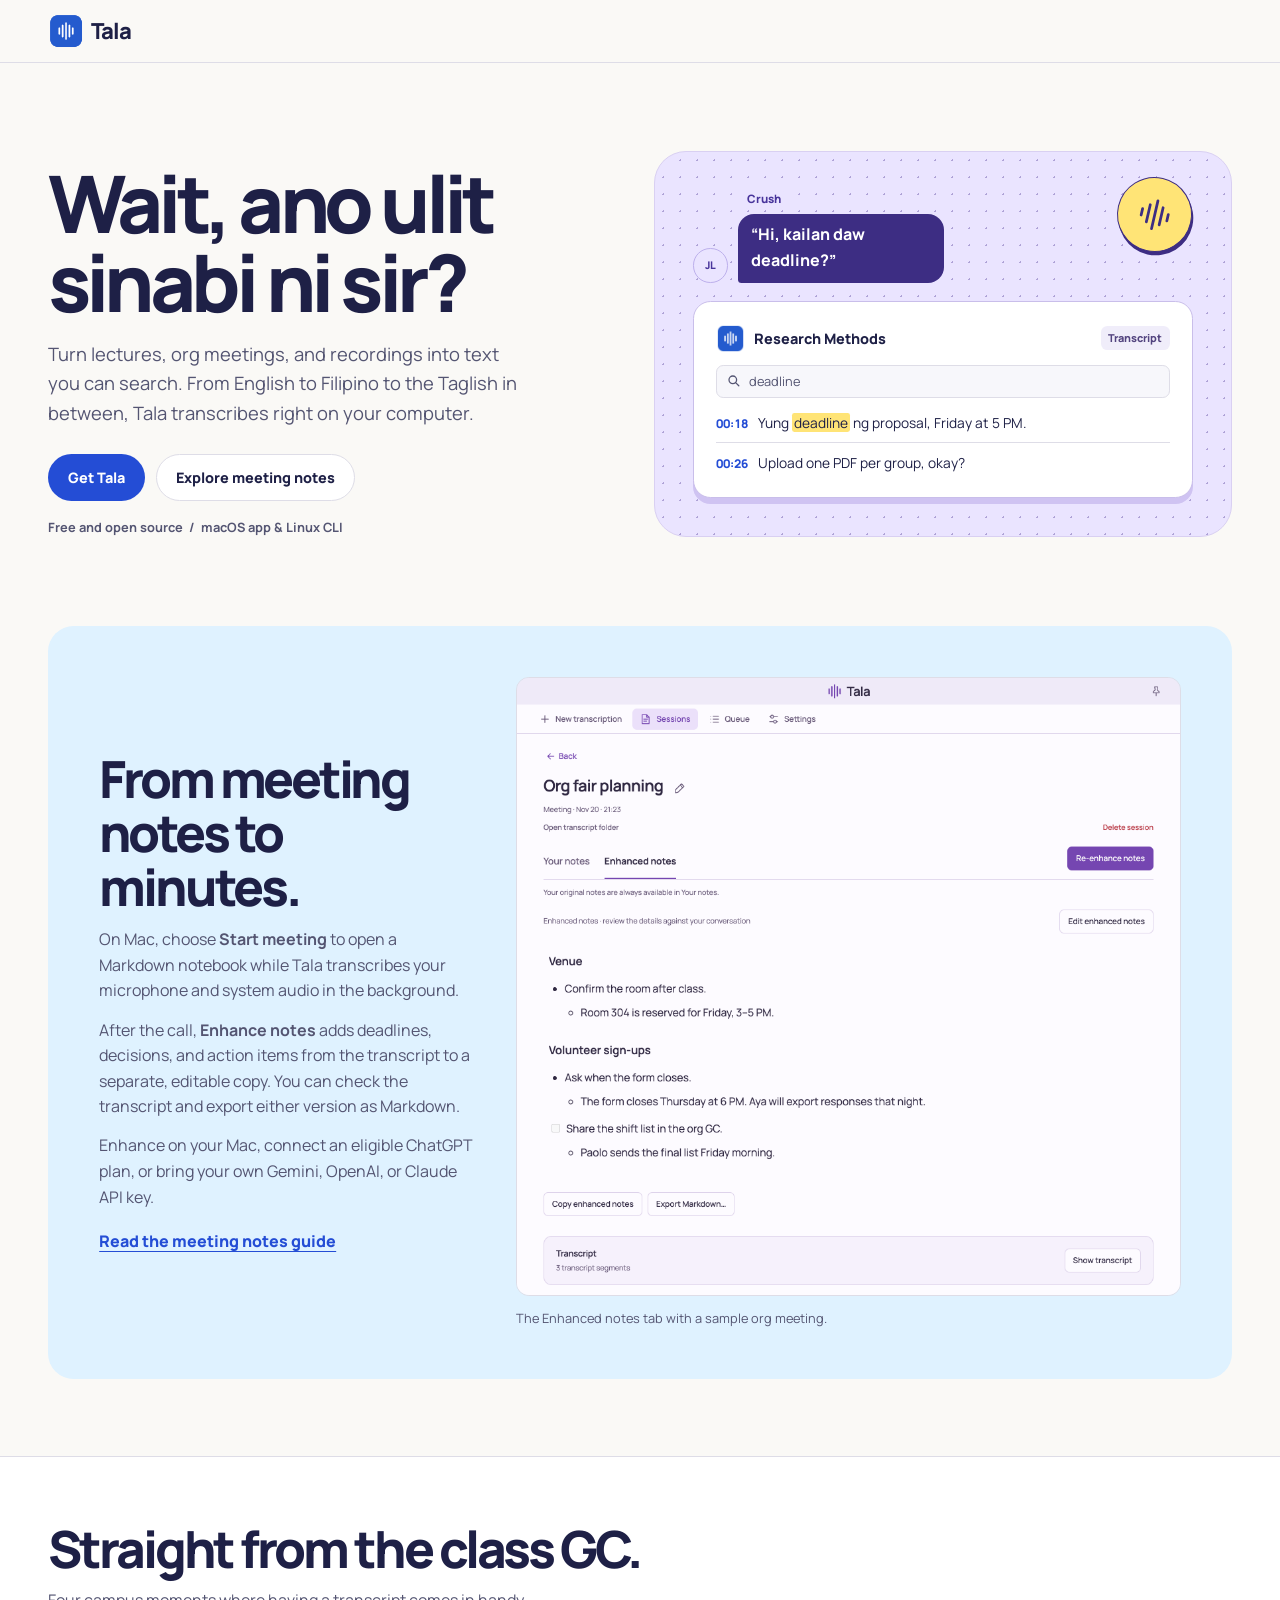
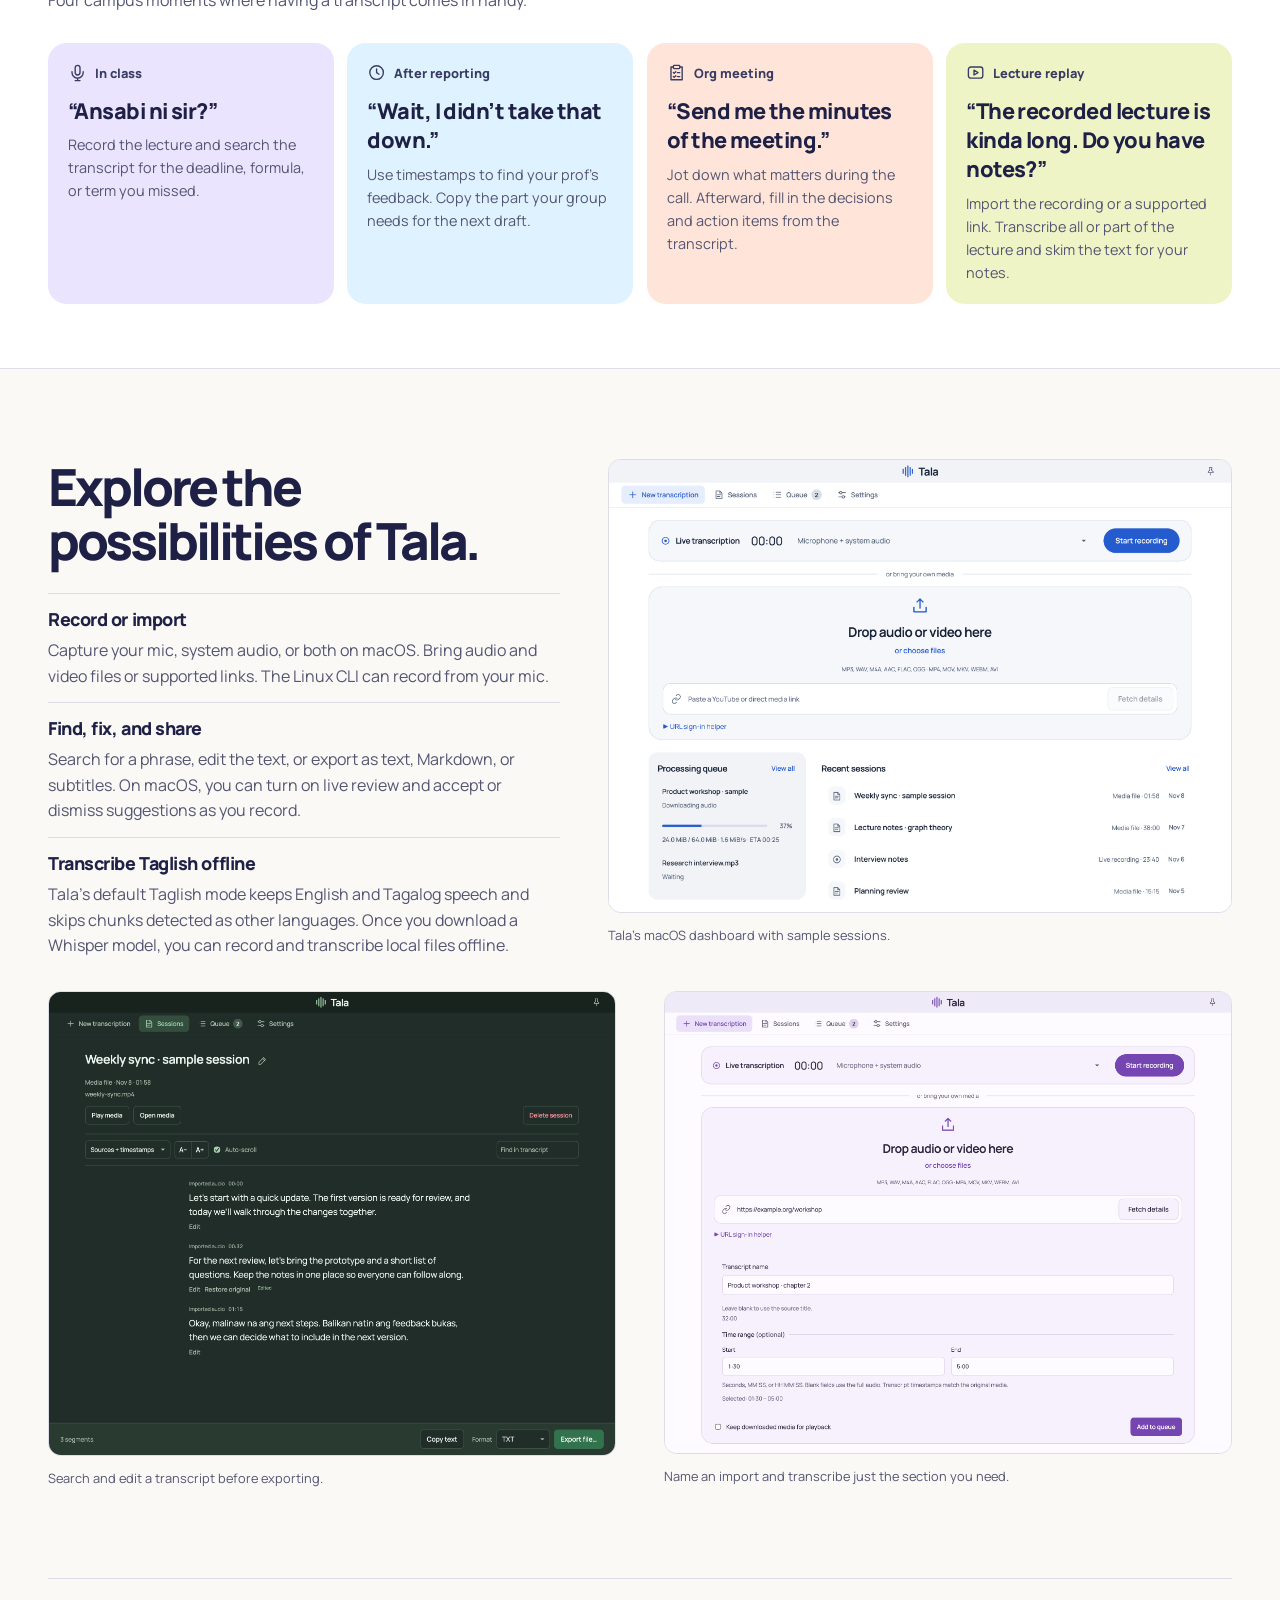
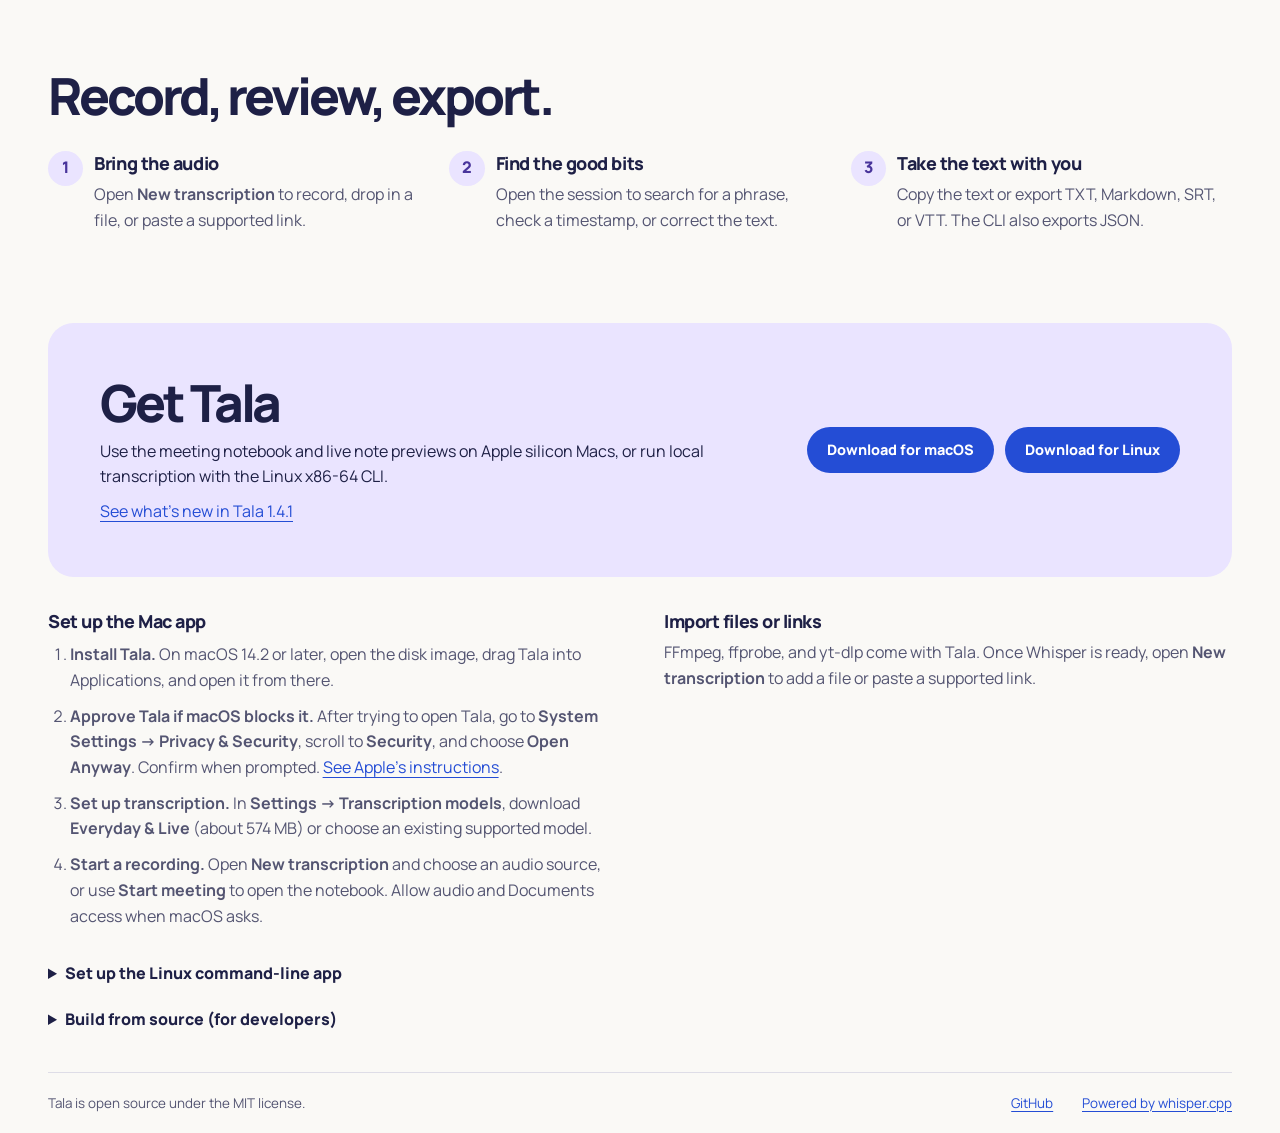
<file: docs/index.html>
<!doctype html>
<html lang="en">
<head>
  <meta charset="utf-8">
  <meta name="viewport" content="width=device-width, initial-scale=1">
  <meta name="description" content="Transcribe lectures and recordings locally in English, Filipino, or Taglish. Take meeting notes on your Mac and turn them into an editable recap with Tala.">
  <meta name="theme-color" content="#faf9f6">
  <title>Tala | For every “ansabi ni sir?”</title>
  <link rel="icon" href="assets/tala-icon.png" type="image/png">
  <link rel="stylesheet" href="assets/product.css">
</head>
<body>
  <header class="site-header">
    <div class="wrap header-inner">
      <a class="wordmark" href="#top">
        <img src="assets/tala-icon.png" alt="" width="36" height="36"> Tala
      </a>
    </div>
  </header>

  <main id="top">
    <section class="wrap introduction" aria-labelledby="title">
      <div class="intro-copy">
        <h1 id="title" lang="fil">Wait, ano ulit <span>sinabi ni sir?</span></h1>
        <p class="intro-description">Turn lectures, org meetings, and recordings into text you can search. From English to Filipino to the Taglish in between, Tala transcribes right on your computer.</p>
        <div class="actions">
          <a class="button primary" href="#installation">Get Tala</a>
          <a class="button secondary" href="#meeting-notes">Explore meeting notes</a>
        </div>
        <p class="platform">Free and open source <span aria-hidden="true">/</span> macOS app &amp; Linux CLI</p>
      </div>

      <figure class="class-preview">
        <div class="chat">
          <div class="chat-avatar" aria-hidden="true">JL</div>
          <div>
            <p class="chat-label">Crush</p>
            <p class="chat-bubble" lang="fil">“Hi, kailan daw deadline?”</p>
          </div>
        </div>
        <div class="wave-sticker" aria-hidden="true">
          <svg viewBox="0 0 36 36" fill="none"><path d="M6 15v6m6-11v16m6-21v26m6-21v16m6-11v6" stroke="currentColor" stroke-width="2.5" stroke-linecap="round"/></svg>
        </div>
        <div class="transcript">
          <div class="transcript-header">
            <img src="assets/tala-icon.png" alt="" width="29" height="29">
            <p>Research Methods</p>
            <span class="file-label">Transcript</span>
          </div>
          <p class="search-sample">
            <svg aria-hidden="true" viewBox="0 0 20 20" fill="none"><circle cx="8.5" cy="8.5" r="4.75" stroke="currentColor" stroke-width="1.6"/><path d="m12 12 4 4" stroke="currentColor" stroke-width="1.6" stroke-linecap="round"/></svg>
            deadline
          </p>
          <div class="transcript-line">
            <time datetime="PT18S">00:18</time>
            <p lang="fil">Yung <mark>deadline</mark> ng proposal, Friday at 5 PM.</p>
          </div>
          <div class="transcript-line">
            <time datetime="PT26S">00:26</time>
            <p>Upload one PDF per group, okay?</p>
          </div>
        </div>
      </figure>
    </section>

    <section class="wrap meeting-feature" id="meeting-notes" aria-labelledby="meeting-title">
      <div class="meeting-copy">
        <h2 id="meeting-title">From meeting notes to minutes.</h2>
        <p>On Mac, choose <strong>Start meeting</strong> to open a Markdown notebook while Tala transcribes your microphone and system audio in the background.</p>
        <p>After the call, <strong>Enhance notes</strong> adds deadlines, decisions, and action items from the transcript to a separate, editable copy. You can check the transcript and export either version as Markdown.</p>
        <p>Enhance on your Mac, connect an eligible ChatGPT plan, or bring your own Gemini, OpenAI, or Claude API key.</p>
        <a class="meeting-guide" href="https://github.com/Ajtn05/Tala/blob/main/docs/meetings.md">Read the meeting notes guide</a>
      </div>
      <figure class="product-shot">
        <a href="screenshots/meeting-enhanced.png">
          <img src="screenshots/meeting-enhanced.png" width="2000" height="1860" alt="Tala’s Enhanced notes tab with an editable recap, decisions, and a task checklist" loading="lazy">
        </a>
        <figcaption>The Enhanced notes tab with a sample org meeting.</figcaption>
      </figure>
    </section>

    <section class="campus-section" id="use-cases" aria-labelledby="uses-title">
      <div class="wrap section">
        <h2 id="uses-title">Straight from the class GC.</h2>
        <p class="lede">Four campus moments where having a transcript comes in handy.</p>
        <div class="campus-grid">
          <article class="campus-card lecture-card">
            <div class="card-context">
              <svg aria-hidden="true" viewBox="0 0 24 24" fill="none" stroke="currentColor" stroke-width="1.7" stroke-linecap="round" stroke-linejoin="round"><rect x="9" y="3" width="6" height="12" rx="3"/><path d="M5 11v1a7 7 0 0 0 14 0v-1m-7 8v3m-3 0h6"/></svg>
              In class
            </div>
            <h3 lang="fil">“Ansabi ni sir?”</h3>
            <p>Record the lecture and search the transcript for the deadline, formula, or term you missed.</p>
          </article>

          <article class="campus-card reporting-card">
            <div class="card-context">
              <svg aria-hidden="true" viewBox="0 0 24 24" fill="none" stroke="currentColor" stroke-width="1.7" stroke-linecap="round" stroke-linejoin="round"><circle cx="12" cy="12" r="8.5"/><path d="M12 7.5V12l3 2"/></svg>
              After reporting
            </div>
            <h3>“Wait, I didn’t take that down.”</h3>
            <p>Use timestamps to find your prof’s feedback. Copy the part your group needs for the next draft.</p>
          </article>

          <article class="campus-card org-card">
            <div class="card-context">
              <svg aria-hidden="true" viewBox="0 0 24 24" fill="none" stroke="currentColor" stroke-width="1.7" stroke-linecap="round" stroke-linejoin="round"><path d="M8 5H5v16h14V5h-3"/><rect x="8" y="3" width="8" height="4" rx="1"/><path d="m8 12 1 1 2-2m2 1h3m-8 5 1 1 2-2m2 1h3"/></svg>
              Org meeting
            </div>
            <h3>“Send me the minutes of the meeting.”</h3>
            <p>Jot down what matters during the call. Afterward, fill in the decisions and action items from the transcript.</p>
          </article>

          <article class="campus-card replay-card">
            <div class="card-context">
              <svg aria-hidden="true" viewBox="0 0 24 24" fill="none" stroke="currentColor" stroke-width="1.7" stroke-linecap="round" stroke-linejoin="round"><rect x="3" y="5" width="18" height="14" rx="3"/><path d="m10 9 5 3-5 3z"/></svg>
              Lecture replay
            </div>
            <h3>“The recorded lecture is kinda long. Do you have notes?”</h3>
            <p>Import the recording or a supported link. Transcribe all or part of the lecture and skim the text for your notes.</p>
          </article>
        </div>
      </div>
    </section>

    <section class="wrap section features" id="features" aria-labelledby="features-title">
      <div class="feature-overview">
        <div>
          <h2 id="features-title">Explore the possibilities of Tala.</h2>
          <div class="feature-list">
            <article>
              <h3>Record or import</h3>
              <p>Capture your mic, system audio, or both on macOS. Bring audio and video files or supported links. The Linux CLI can record from your mic.</p>
            </article>
            <article>
              <h3>Find, fix, and share</h3>
              <p>Search for a phrase, edit the text, or export as text, Markdown, or subtitles. On macOS, you can turn on live review and accept or dismiss suggestions as you record.</p>
            </article>
            <article>
              <h3>Transcribe Taglish offline</h3>
              <p>Tala’s default Taglish mode keeps English and Tagalog speech and skips chunks detected as other languages. Once you download a Whisper model, you can record and transcribe local files offline.</p>
            </article>
          </div>
        </div>
        <figure class="product-shot">
          <a href="screenshots/home.png">
            <img src="screenshots/home.png" width="2200" height="1600" alt="Tala’s macOS dashboard with live recording, file and link imports, and recent sessions" loading="lazy">
          </a>
          <figcaption>Tala’s macOS dashboard with sample sessions.</figcaption>
        </figure>
      </div>
      <div class="gallery">
        <figure class="product-shot">
          <a href="screenshots/transcript.png">
            <img src="screenshots/transcript.png" width="2200" height="1800" alt="Tala’s transcript editor with timestamps, corrections, and export controls" loading="lazy">
          </a>
          <figcaption>Search and edit a transcript before exporting.</figcaption>
        </figure>
        <figure class="product-shot">
          <a href="screenshots/import.png">
            <img src="screenshots/import.png" width="2200" height="1794" alt="Tala’s link import form with an editable transcript name and start and end timestamps" loading="lazy">
          </a>
          <figcaption>Name an import and transcribe just the section you need.</figcaption>
        </figure>
      </div>
    </section>

    <section class="wrap section workflow" id="how-it-works" aria-labelledby="flow-title">
      <h2 id="flow-title">Record, review, export.</h2>
      <ol class="steps">
        <li>
          <h3>Bring the audio</h3>
          <p>Open <strong>New transcription</strong> to record, drop in a file, or paste a supported link.</p>
        </li>
        <li>
          <h3>Find the good bits</h3>
          <p>Open the session to search for a phrase, check a timestamp, or correct the text.</p>
        </li>
        <li>
          <h3>Take the text with you</h3>
          <p>Copy the text or export TXT, Markdown, SRT, or VTT. The CLI also exports JSON.</p>
        </li>
      </ol>
    </section>

    <section class="wrap installation" id="installation" aria-labelledby="install-title">
      <div class="download-panel">
        <div class="download-copy">
          <h2 id="install-title">Get Tala</h2>
          <p>Use the meeting notebook and live note previews on Apple silicon Macs, or run local transcription with the Linux x86-64 CLI.</p>
          <p><a href="https://github.com/Ajtn05/Tala/releases/tag/v1.4.1">See what’s new in Tala 1.4.1</a></p>
        </div>
        <div class="download-actions">
          <a class="button primary" href="https://github.com/Ajtn05/Tala/releases/latest/download/Tala.dmg">Download for macOS</a>
          <a class="button primary" href="https://github.com/Ajtn05/Tala/releases/latest/download/tala-linux-x86_64.tar.gz">Download for Linux</a>
        </div>
      </div>
      <div class="setup-grid install-guide">
        <article>
          <h3>Set up the Mac app</h3>
          <ol class="setup-steps">
            <li><strong>Install Tala.</strong> On macOS 14.2 or later, open the disk image, drag Tala into Applications, and open it from there.</li>
            <li><strong>Approve Tala if macOS blocks it.</strong> After trying to open Tala, go to <strong>System Settings → Privacy &amp; Security</strong>, scroll to <strong>Security</strong>, and choose <strong>Open Anyway</strong>. Confirm when prompted. <a href="https://support.apple.com/en-ph/102445">See Apple’s instructions</a>.</li>
            <li><strong>Set up transcription.</strong> In <strong>Settings → Transcription models</strong>, download <strong>Everyday &amp; Live</strong> (about 574 MB) or choose an existing supported model.</li>
            <li><strong>Start a recording.</strong> Open <strong>New transcription</strong> and choose an audio source, or use <strong>Start meeting</strong> to open the notebook. Allow audio and Documents access when macOS asks.</li>
          </ol>
        </article>
        <article>
          <h3>Import files or links</h3>
          <p>FFmpeg, ffprobe, and yt-dlp come with Tala. Once Whisper is ready, open <strong>New transcription</strong> to add a file or paste a supported link.</p>
        </article>
      </div>
      <details class="setup">
        <summary>Set up the Linux command-line app</summary>
        <p class="lede">Extract the archive, open a terminal in the extracted folder, and run this command to download the default Whisper model (about 574 MB).</p>
        <pre><code>./tala --ensure-model</code></pre>
        <p>Run <code>./tala --help</code> for recording and import options. Keep the extracted <code>tala-tools</code> folder next to the executable.</p>
      </details>
      <details class="setup">
        <summary>Build from source (for developers)</summary>
        <p class="lede">To compile Tala yourself, install Go 1.25 or later, CMake, pkg-config, and a native compiler toolchain. Run the commands from the Tala source checkout.</p>
        <div class="setup-grid">
          <article>
            <h3>Build the macOS app</h3>
            <pre><code>make setup
make bundle
open dist/Tala.app</code></pre>
          </article>
          <article>
            <h3>Build the Linux CLI</h3>
            <p>On Debian or Ubuntu, install <code>libasound2-dev</code> before building.</p>
            <pre><code>make setup
make build</code></pre>
          </article>
        </div>
      </details>
    </section>
  </main>

  <footer class="wrap site-footer">
    <span>Tala is open source under the MIT license.</span>
    <div>
      <a href="https://github.com/Ajtn05/Tala">GitHub</a>
      <a href="https://github.com/ggml-org/whisper.cpp">Powered by whisper.cpp</a>
    </div>
  </footer>
</body>
</html>
</file>
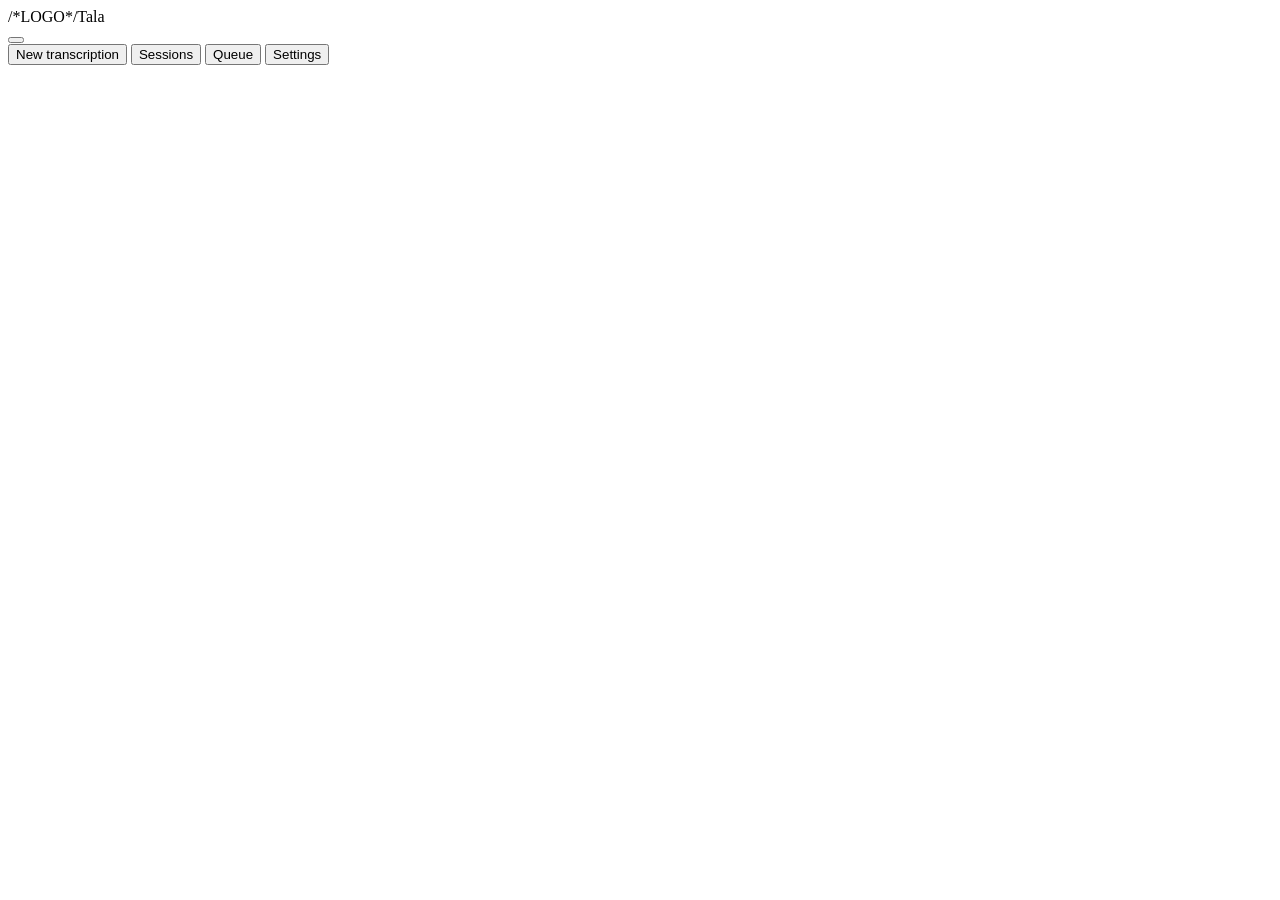
<file: internal/dashboard/assets/index.html>
<!doctype html>
<html lang="en">
  <head>
    <meta charset="utf-8" />
    <meta name="viewport" content="width=device-width,initial-scale=1" />
    <meta
      http-equiv="Content-Security-Policy"
      content="default-src 'none'; script-src 'unsafe-inline'; style-src 'unsafe-inline'; img-src data:; font-src data:; connect-src 'none'"
    />
    <title>Tala</title>
    <style>
      /*STYLE*/
    </style>
  </head>
  <body>
    <div id="app">
      <main>
        <header class="app-header">
          <div class="brand"><span class="mark">/*LOGO*/</span>Tala</div>
          <div class="header-actions">
            <button
              id="pin"
              class="pin-button"
              title="Always on top"
              aria-label="Always on top"
              aria-pressed="false"
            >
              <span class="nav-icon" data-icon="pin" aria-hidden="true"></span>
            </button>
          </div>
        </header>
        <div class="workspace-bar">
          <nav aria-label="Workspace">
            <button data-nav="new" title="New transcription (⌘N)">
              <span class="nav-icon" data-icon="plus" aria-hidden="true"></span>New transcription
            </button>
            <button data-nav="history">
              <span class="nav-icon" data-icon="file" aria-hidden="true"></span>Sessions
            </button>
            <button data-nav="queue">
              <span class="nav-icon" data-icon="queue" aria-hidden="true"></span>Queue<span id="queue-count" class="count"></span>
            </button>
            <button data-nav="settings">
              <span class="nav-icon" data-icon="settings" aria-hidden="true"></span>Settings
            </button>
          </nav>
          <button id="active-recording" hidden><span class="dot"></span>Recording<span class="recording-link"> · View transcript</span></button>
          <span id="activity" role="status"></span>
        </div>
        <div id="content" tabindex="-1"></div>
        <footer id="session-tools" hidden></footer>
      </main>
    </div>
    <div id="toast" role="status" aria-live="polite"></div>
    <div id="error" role="alert" hidden>
      <span></span><button aria-label="Dismiss error">×</button>
    </div>
    <script>
      window.onerror = function (message, source, line, col) {
        document.getElementById("error").hidden = false;
        document.querySelector("#error span").textContent =
          String(message) + " at " + line + ":" + col;
      };
    </script>
    <script>
      /*MARKDOWN*/
    </script>
    <script>
      /*SCRIPT*/
    </script>
  </body>
</html>
</file>
<file: docs/assets/product.css>
@font-face {
  font-family: Manrope;
  src: url("manrope.ttf") format("truetype");
  font-weight: 200 800;
  font-display: swap;
}

:root {
  color-scheme: light;
  --canvas: #faf9f6;
  --paper: #fff;
  --ink: #1e2046;
  --muted: #545572;
  --line: #dedde7;
  --accent: #244dd5;
  --accent-hover: #193ab3;
  --lilac: #eae4ff;
  --sky: #dff2ff;
  --peach: #ffe5d9;
  --lime: #eff4c7;
  --yellow: #ffe476;
  --measure: 74rem;
  font: 16px/1.6 Manrope, system-ui, sans-serif;
  color: var(--ink);
  background: var(--canvas);
}

*, *::before, *::after { box-sizing: border-box; }
body, figure, h1, h2, h3, p { margin: 0; }
img { display: block; max-width: 100%; }
a { color: var(--accent); text-underline-offset: .22em; }
:focus-visible { outline: 2px solid var(--accent); outline-offset: 5px; }
.wrap { width: min(var(--measure), calc(100% - 2 * clamp(1rem, 4vw, 3rem))); margin-inline: auto; }
section[id] { scroll-margin-top: 1rem; }

.site-header { border-bottom: 1px solid var(--line); }
.header-inner {
  display: grid;
  grid-template-columns: 1fr auto 1fr;
  align-items: center;
  gap: .75rem 1.25rem;
  padding-block: .8rem;
}

.wordmark {
  display: inline-flex;
  align-items: center;
  gap: .45rem;
  justify-self: start;
  color: var(--ink);
  text-decoration: none;
  font-size: 1.38rem;
  font-weight: 800;
  letter-spacing: -.045em;
}

nav, .actions, .site-footer div {
  display: flex;
  flex-wrap: wrap;
  align-items: center;
  gap: .6rem clamp(.8rem, 3vw, 1.8rem);
}

nav a {
  color: var(--muted);
  text-decoration: none;
  font-size: .88rem;
  font-weight: 750;
}

nav a:hover { color: var(--accent); text-decoration: underline; }

.button {
  display: inline-flex;
  min-height: 2.85rem;
  align-items: center;
  justify-content: center;
  padding: .68rem 1.2rem;
  border: 1px solid transparent;
  border-radius: 999px;
  text-decoration: none;
  font-size: .9rem;
  font-weight: 800;
}

.primary { background: var(--accent); color: var(--paper); }
.primary:hover { background: var(--accent-hover); }
.secondary { border-color: var(--line); color: var(--ink); background: var(--paper); }
.secondary:hover { border-color: var(--accent); color: var(--accent); }
.header-download { justify-self: end; min-height: 2.5rem; padding-block: .46rem; }

.introduction {
  display: grid;
  grid-template-columns: minmax(0, .96fr) minmax(0, 1fr);
  align-items: center;
  gap: clamp(2rem, 4vw, 4rem);
  padding-block: clamp(3.75rem, 7vw, 5.5rem);
}

.tag {
  display: inline-flex;
  gap: .45rem;
  align-items: center;
  padding: .34rem .78rem;
  border-radius: 999px;
  background: var(--lilac);
  color: #48349b;
  font-size: .8rem;
  font-weight: 800;
}

.tag svg, .search-sample svg { width: 1rem; height: 1rem; flex: none; }

h1, h2, h3 { font-weight: 800; }
h1, h2 { line-height: 1.06; letter-spacing: -.06em; }
h1 {
  margin-block: .85rem 1.15rem;
  font-size: clamp(3.5rem, 6.2vw, 6rem);
  line-height: .99;
}

h1 span { white-space: nowrap; }
h2 { font-size: clamp(2rem, 4vw, 3.6rem); text-wrap: balance; }
h3 { font-size: 1.12rem; line-height: 1.35; letter-spacing: -.025em; }
.intro-description { max-width: 43ch; color: var(--muted); font-size: clamp(1rem, 1.65vw, 1.15rem); }
.actions { gap: .65rem; margin-top: 1.65rem; }
.platform { margin-top: 1rem; color: var(--muted); font-size: .8rem; font-weight: 700; }
.platform span { margin-inline: .24em; }

.class-preview {
  position: relative;
  padding: clamp(1.2rem, 3vw, 2.5rem);
  border: 1px solid #d9d0f2;
  border-radius: 2rem;
  background-color: var(--lilac);
  background-image: radial-gradient(#afa3d7 1px, transparent 1px);
  background-size: 17px 17px;
}

.chat {
  position: relative;
  z-index: 1;
  display: flex;
  align-items: end;
  gap: .65rem;
  width: fit-content;
  max-width: calc(100% - 3.5rem);
  margin-bottom: 1.15rem;
}

.chat-avatar {
  display: grid;
  flex: 0 0 2.15rem;
  height: 2.15rem;
  place-items: center;
  border: 1px solid #bdb0ec;
  border-radius: 50%;
  background: var(--lilac);
  color: #48349b;
  font-size: .66rem;
  font-weight: 800;
}

.chat-label {
  width: fit-content;
  margin: 0 0 .3rem .3rem;
  padding-inline: .25rem;
  border-radius: .3rem;
  background: var(--lilac);
  color: #48349b;
  font-size: .72rem;
  font-weight: 800;
}

.chat-bubble {
  width: fit-content;
  padding: .56rem .8rem;
  border-radius: 1rem 1rem 1rem .22rem;
  background: #3d2d83;
  color: var(--paper);
  font-size: clamp(.84rem, 1.5vw, 1rem);
  font-weight: 750;
}

.wave-sticker {
  position: absolute;
  top: 1.55rem;
  right: clamp(1.1rem, 3vw, 2.5rem);
  display: grid;
  width: clamp(3.15rem, 6vw, 4.7rem);
  aspect-ratio: 1;
  place-items: center;
  border: 1px solid #3d2d83;
  border-radius: 50%;
  background: var(--yellow);
  box-shadow: 2px 3px #3d2d83;
  color: #3d2d83;
  transform: rotate(13deg);
}

.wave-sticker svg { width: 54%; }

.transcript {
  padding: clamp(.8rem, 2vw, 1.35rem);
  border: 1px solid #c9beea;
  border-radius: 1.1rem;
  background: var(--paper);
  box-shadow: 0 6px 0 #cfc3f2;
}

.transcript-header {
  display: flex;
  flex-wrap: wrap;
  gap: .35rem .55rem;
  align-items: center;
  font-size: .9rem;
  font-weight: 800;
}

.file-label {
  margin-left: auto;
  padding: .2rem .48rem;
  border-radius: .4rem;
  background: #f0edfa;
  color: #53447f;
  font-size: .68rem;
}

.search-sample {
  display: flex;
  align-items: center;
  gap: .45rem;
  margin-block: .75rem .35rem;
  padding: .35rem .55rem;
  border: 1px solid var(--line);
  border-radius: .45rem;
  background: #f7f7fb;
  color: var(--muted);
  font-size: .8rem;
}

.transcript-line {
  display: grid;
  grid-template-columns: auto 1fr;
  align-items: baseline;
  gap: .65rem;
  padding-block: .52rem;
  font-size: .86rem;
}

.transcript-line + .transcript-line { border-top: 1px solid var(--line); padding-bottom: .1rem; }
.transcript-line time { color: var(--accent); font-size: .75rem; font-weight: 800; font-variant-numeric: tabular-nums; }
mark { padding-inline: .14em; border-radius: .15rem; background: var(--yellow); color: inherit; }
figcaption { margin-top: .75rem; color: var(--muted); font-size: .8rem; }
.class-preview figcaption {
  width: fit-content;
  margin: 1rem 0 0 auto;
  padding-inline: .25rem;
  border-radius: .25rem;
  background: var(--lilac);
  color: #493b77;
}

.section { padding-block: clamp(3.5rem, 7vw, 6rem); }
.lede { margin-top: .8rem; max-width: 62ch; color: var(--muted); }
.campus-section { border-block: 1px solid var(--line); background: var(--paper); }
.campus-section .section { padding-block: clamp(3.25rem, 5vw, 4.5rem); }
.campus-grid {
  display: grid;
  grid-template-columns: repeat(4, minmax(0, 1fr));
  gap: .85rem;
  margin-top: 1.8rem;
}

.campus-card { padding: 1.25rem; border-radius: 1.15rem; }
.lecture-card { background: var(--lilac); }
.reporting-card { background: var(--sky); }
.org-card { background: var(--peach); }
.replay-card { background: var(--lime); }
.card-context {
  display: flex;
  align-items: center;
  gap: .48rem;
  margin-bottom: .85rem;
  color: #393c62;
  font-size: .8rem;
  font-weight: 800;
}

.card-context svg { width: 1.2rem; height: 1.2rem; flex: none; }
.campus-card h3 { font-size: clamp(1.2rem, 1.7vw, 1.48rem); }
.campus-card p, .feature-list p, .steps p, .setup-grid p { margin-top: .45rem; color: var(--muted); }
.campus-card p { font-size: .9rem; }

.feature-overview, .gallery, .setup-grid {
  display: grid;
  grid-template-columns: repeat(2, minmax(0, 1fr));
  gap: clamp(1.25rem, 4vw, 3rem);
  align-items: start;
}

.feature-overview { grid-template-columns: minmax(0, .82fr) minmax(0, 1fr); }
.meeting-feature {
  display: grid;
  grid-template-columns: minmax(0, .72fr) minmax(0, 1.28fr);
  align-items: center;
  gap: clamp(1.4rem, 3.3vw, 3.1rem);
  margin-bottom: clamp(3rem, 6vw, 5rem);
  padding: clamp(1.35rem, 4vw, 3.25rem);
  border-radius: 1.6rem;
  background: var(--sky);
}
.meeting-copy h2 { text-wrap: initial; }
.meeting-copy p { max-width: 48ch; margin-top: .85rem; color: var(--muted); }
.meeting-guide { display: inline-block; margin-top: 1.15rem; font-weight: 800; }
.feature-list { margin-top: 1.6rem; }
.feature-list article { border-top: 1px solid var(--line); padding-block: .8rem; }
.feature-list article:last-child { padding-bottom: 0; }
.gallery { margin-top: 2rem; }
.product-shot a { display: block; border-radius: .8rem; }
.product-shot img { width: 100%; height: auto; border: 1px solid var(--line); border-radius: inherit; }

.workflow { border-top: 1px solid var(--line); }
.steps {
  display: grid;
  grid-template-columns: repeat(3, minmax(0, 1fr));
  gap: 1.25rem;
  margin: 1.75rem 0 0;
  padding: 0;
  list-style: none;
  counter-reset: workflow;
}

.steps li {
  position: relative;
  padding-left: 2.9rem;
  counter-increment: workflow;
}

.steps li::before {
  position: absolute;
  inset: 0 auto auto 0;
  display: grid;
  width: 2.2rem;
  aspect-ratio: 1;
  place-items: center;
  border-radius: 50%;
  background: var(--lilac);
  color: #48349b;
  font-weight: 800;
  content: counter(workflow);
}

.installation { padding-bottom: 2.5rem; }
.download-panel {
  display: flex;
  justify-content: space-between;
  align-items: center;
  flex-wrap: wrap;
  gap: 1.25rem;
  padding: clamp(1.5rem, 5vw, 3.25rem);
  border-radius: 1.6rem;
  background: var(--lilac);
}

.download-panel p { margin-top: .6rem; }
.download-copy { flex: 1 1 25rem; }
.download-actions { display: flex; flex-wrap: wrap; gap: .65rem; }
.setup { margin-top: 1.25rem; color: var(--muted); }
.setup summary { width: fit-content; cursor: pointer; color: var(--ink); font-weight: 800; }
.setup-grid { margin-block: 1rem; }
.setup-grid h3 { color: var(--ink); }
.install-guide { margin-block: 2rem; }
.setup-steps { margin: .55rem 0 0; padding-left: 1.35rem; color: var(--muted); }
.setup-steps li + li { margin-top: .65rem; }
pre {
  overflow-x: auto;
  padding: .8rem 1rem;
  border: 1px solid var(--line);
  border-radius: .5rem;
  background: var(--paper);
}
code { font-family: ui-monospace, SFMono-Regular, Consolas, monospace; font-size: .92em; }

.site-footer {
  display: flex;
  justify-content: space-between;
  flex-wrap: wrap;
  gap: .8rem 1.5rem;
  padding-block: 1.2rem;
  border-top: 1px solid var(--line);
  color: var(--muted);
  font-size: .84rem;
}

@media (max-width: 59rem) {
  .campus-grid { grid-template-columns: repeat(2, minmax(0, 1fr)); }
  .campus-card { padding: 1.15rem; }
}

@media (max-width: 48rem) {
  .introduction, .feature-overview, .meeting-feature { grid-template-columns: minmax(0, 1fr); }
  .introduction { gap: 2rem; }
  h1 { max-width: 14ch; }
  .class-preview { max-width: 38rem; }
}

@media (max-width: 36rem) {
  .header-inner { grid-template-columns: 1fr auto; }
  nav { grid-column: 1 / -1; grid-row: 2; }
  .introduction { padding-block: 2.65rem 3.25rem; }
  h1 { font-size: clamp(2.85rem, 14vw, 3.75rem); }
  .gallery, .steps, .setup-grid { grid-template-columns: minmax(0, 1fr); }
  .class-preview { border-radius: 1.25rem; }
  .download-actions { width: 100%; }
  .download-actions .button { width: 100%; }
}

@media (max-width: 29rem) {
  .campus-grid { grid-template-columns: minmax(0, 1fr); }
}
</file>
